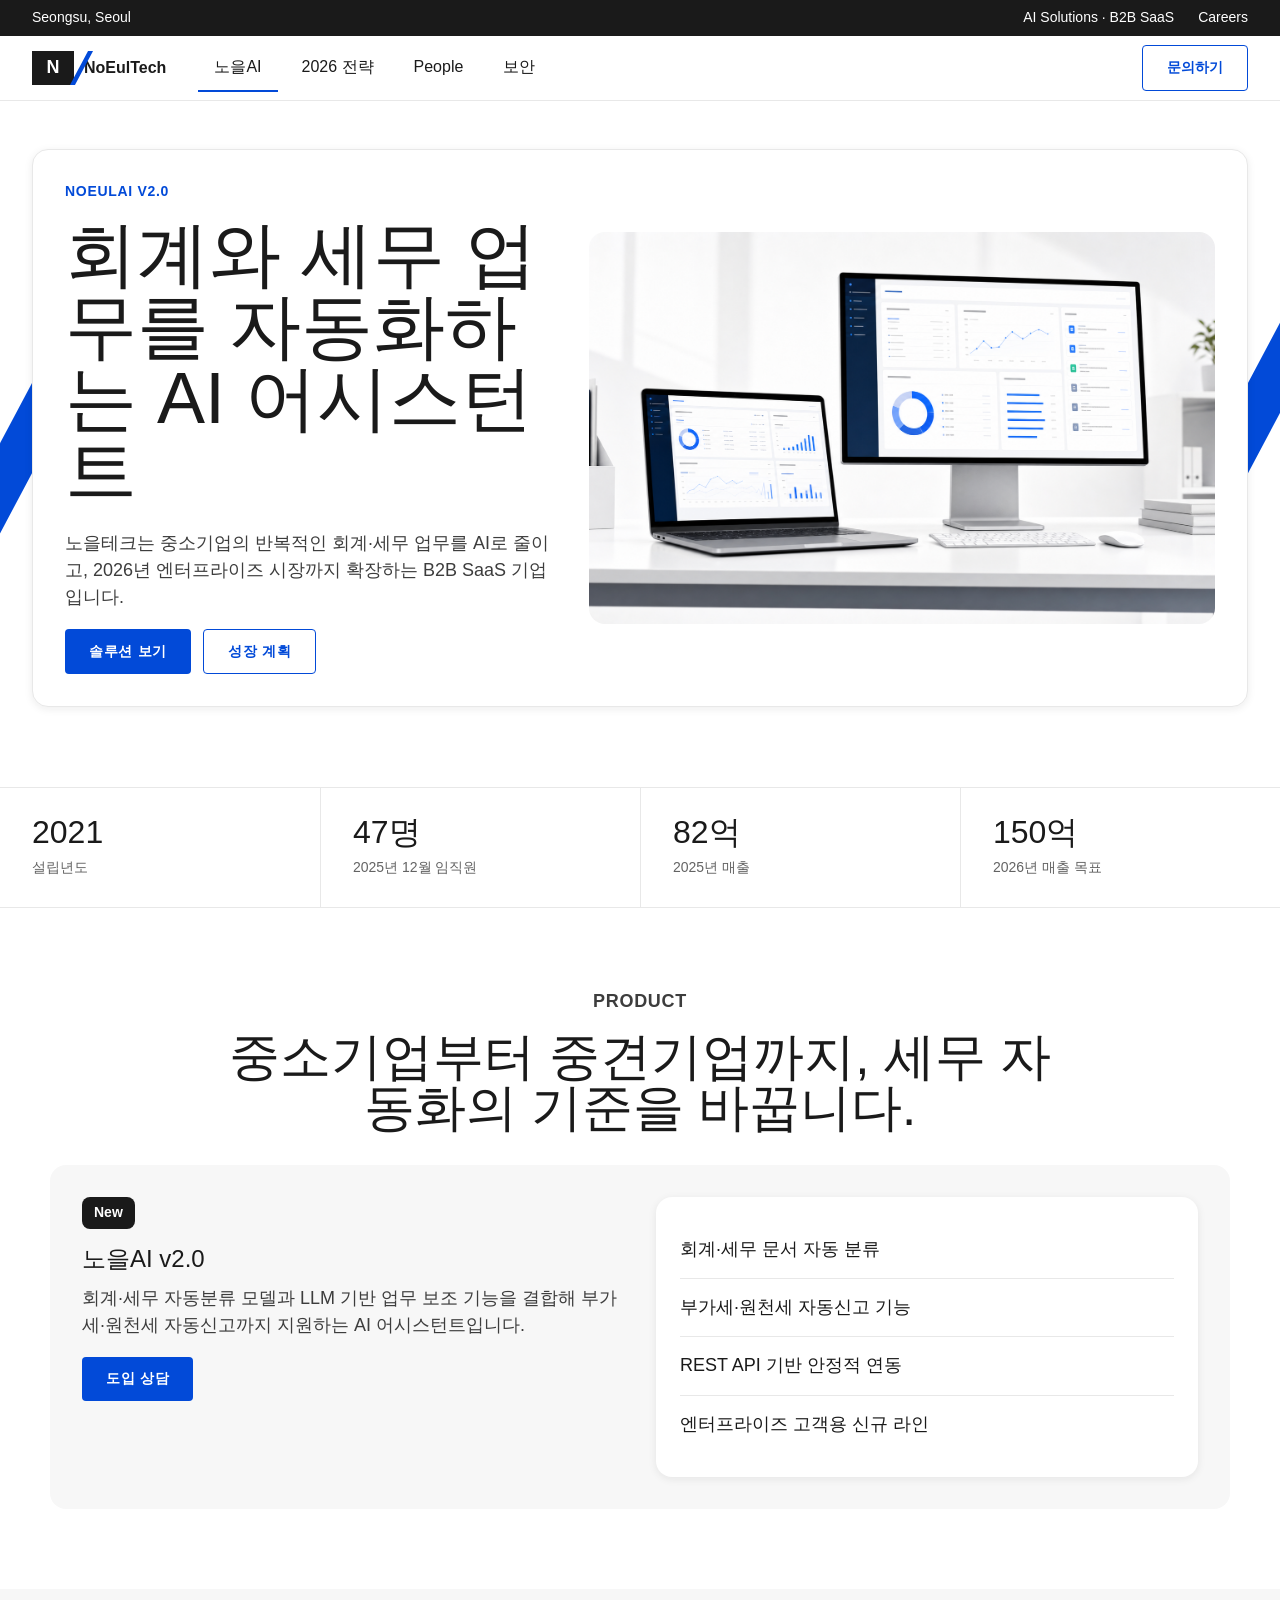
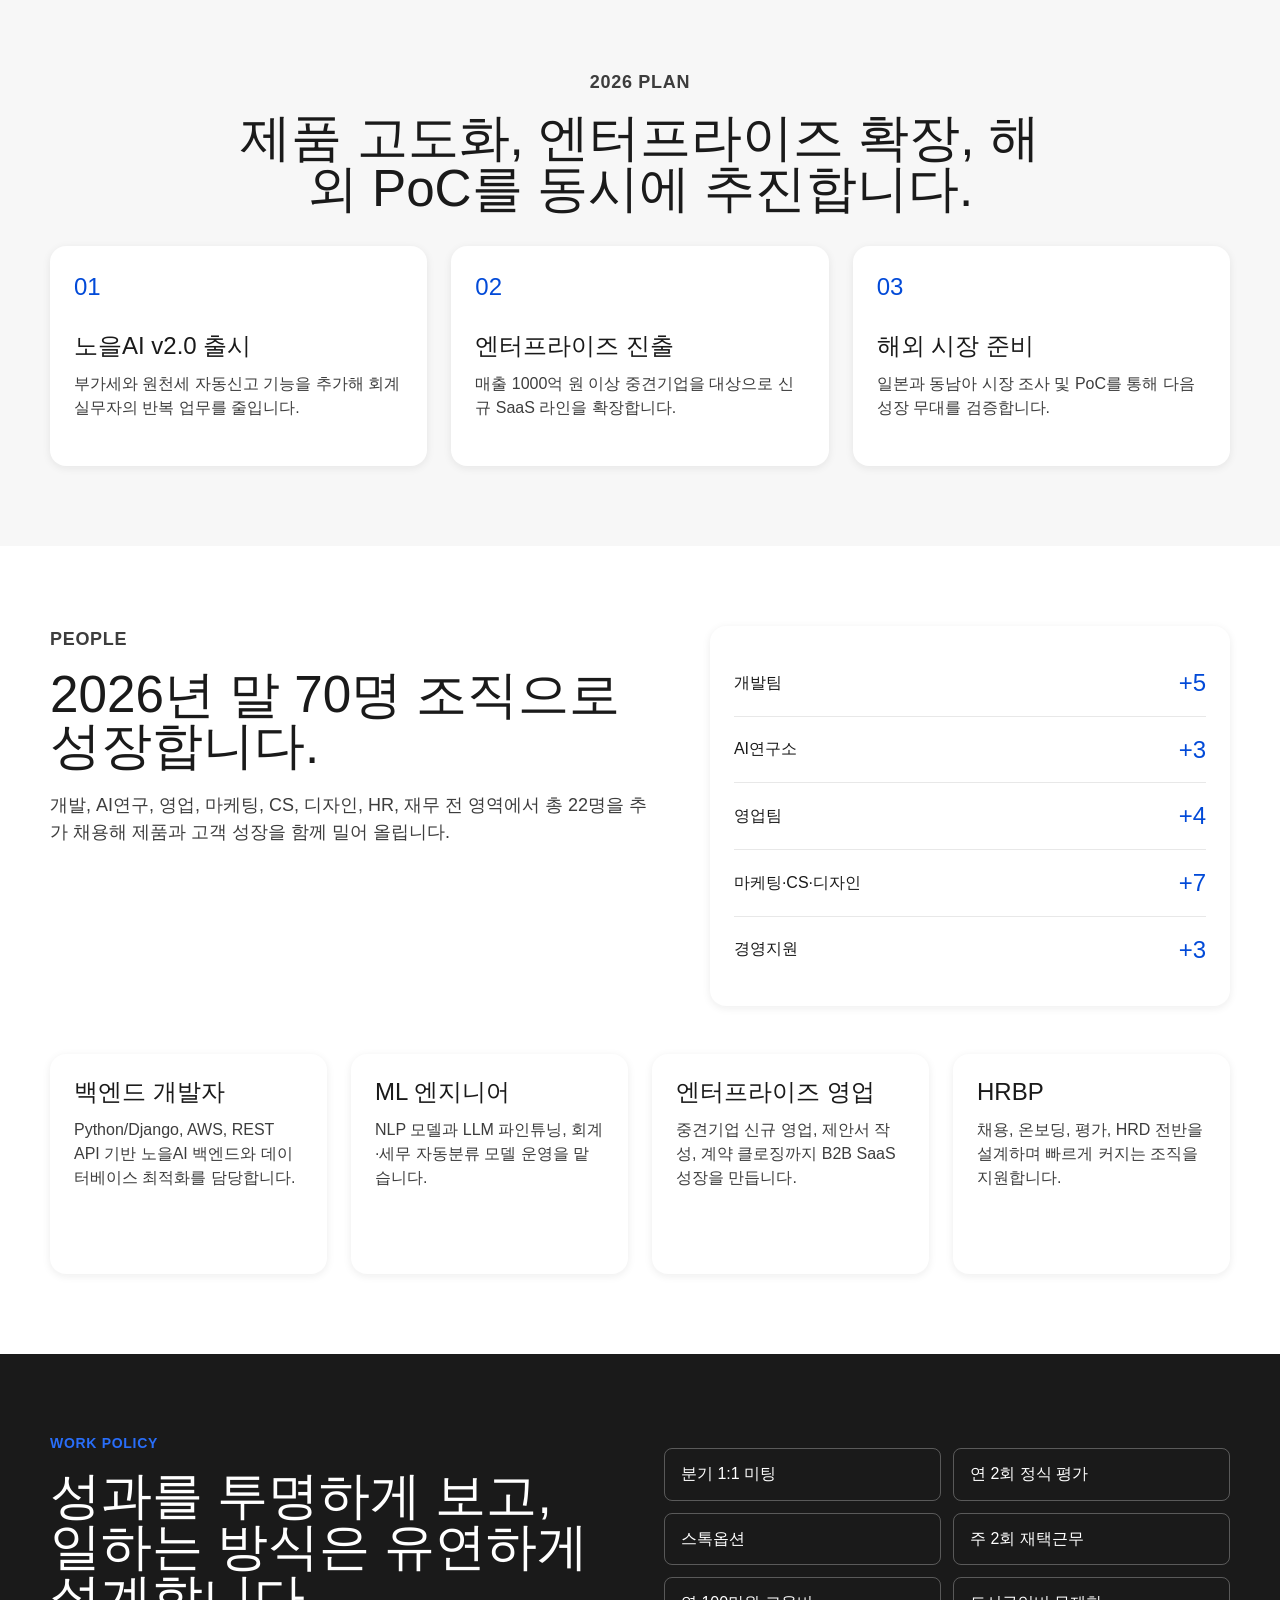
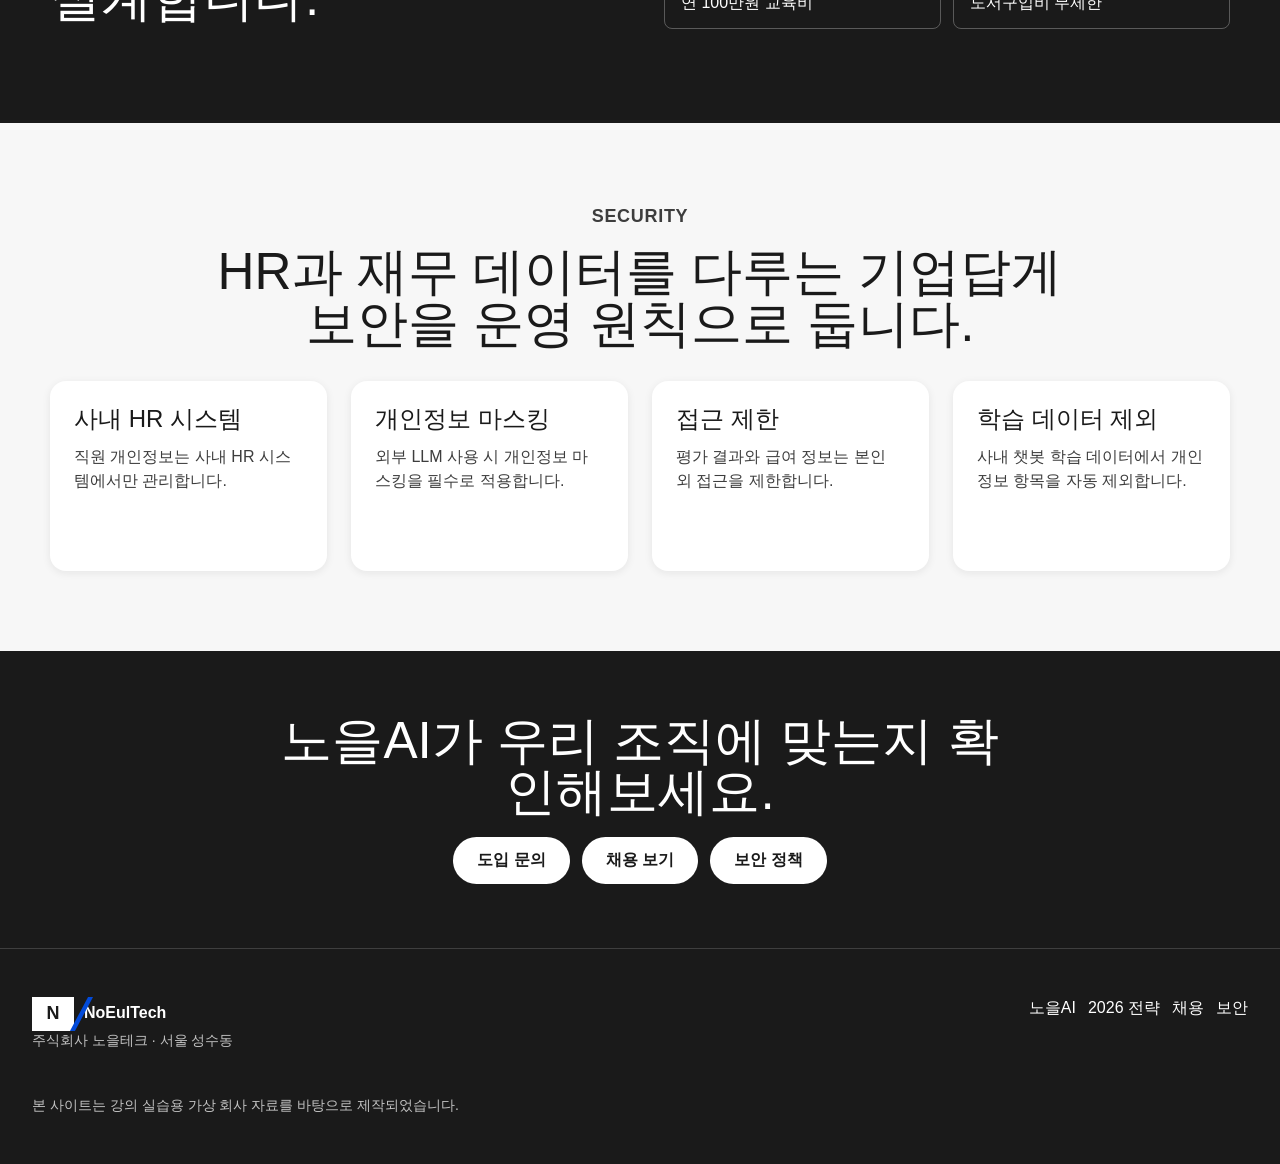
<file: index.html>
<!doctype html>
<html lang="ko">
  <head>
    <meta charset="UTF-8" />
    <meta name="viewport" content="width=device-width, initial-scale=1.0" />
    <title>노을테크 | AI 회계·세무 자동화 SaaS</title>
    <meta
      name="description"
      content="노을테크는 중소기업과 엔터프라이즈를 위한 AI 회계·세무 자동화 어시스턴트 노을AI를 만듭니다."
    />
    <link rel="stylesheet" href="./styles.css" />
  </head>
  <body>
    <header class="site-header">
      <div class="utility-strip">
        <span>Seongsu, Seoul</span>
        <span>AI Solutions · B2B SaaS</span>
        <a href="#careers">Careers</a>
      </div>

      <nav class="nav-bar" aria-label="주요 메뉴">
        <a class="brand" href="#" aria-label="노을테크 홈">
          <span class="brand-mark">N</span>
          <span>NoEulTech</span>
        </a>
        <button class="menu-button" type="button" aria-expanded="false" aria-controls="nav-menu">
          <span></span>
          <span></span>
          <span></span>
        </button>
        <div class="nav-menu" id="nav-menu">
          <a href="#product">노을AI</a>
          <a href="#strategy">2026 전략</a>
          <a href="#people">People</a>
          <a href="#security">보안</a>
        </div>
        <a class="nav-cta" href="#contact">문의하기</a>
      </nav>
    </header>

    <main>
      <section class="hero">
        <div class="chevron chevron-left" aria-hidden="true"></div>
        <div class="hero-card">
          <div class="hero-copy">
            <p class="eyebrow">NoEulAI v2.0</p>
            <h1>회계와 세무 업무를 자동화하는 AI 어시스턴트</h1>
            <p class="hero-lead">
              노을테크는 중소기업의 반복적인 회계·세무 업무를 AI로 줄이고,
              2026년 엔터프라이즈 시장까지 확장하는 B2B SaaS 기업입니다.
            </p>
            <div class="hero-actions">
              <a class="button button-primary" href="#product">솔루션 보기</a>
              <a class="button button-outline" href="#strategy">성장 계획</a>
            </div>
          </div>
          <div class="hero-media">
            <img src="./assets/noeul-ai-hero.png" alt="노을AI 회계 자동화 대시보드가 표시된 업무용 모니터와 노트북" />
          </div>
        </div>
        <div class="chevron chevron-right" aria-hidden="true"></div>
      </section>

      <section class="stats-band" aria-label="회사 주요 지표">
        <div class="stat">
          <strong>2021</strong>
          <span>설립년도</span>
        </div>
        <div class="stat">
          <strong>47명</strong>
          <span>2025년 12월 임직원</span>
        </div>
        <div class="stat">
          <strong>82억</strong>
          <span>2025년 매출</span>
        </div>
        <div class="stat">
          <strong>150억</strong>
          <span>2026년 매출 목표</span>
        </div>
      </section>

      <section class="section section-white" id="product">
        <div class="section-heading">
          <p class="eyebrow">Product</p>
          <h2>중소기업부터 중견기업까지, 세무 자동화의 기준을 바꿉니다.</h2>
        </div>
        <div class="product-feature">
          <div>
            <span class="badge">New</span>
            <h3>노을AI v2.0</h3>
            <p>
              회계·세무 자동분류 모델과 LLM 기반 업무 보조 기능을 결합해
              부가세·원천세 자동신고까지 지원하는 AI 어시스턴트입니다.
            </p>
            <a class="button button-primary" href="#contact">도입 상담</a>
          </div>
          <ul class="feature-list">
            <li>회계·세무 문서 자동 분류</li>
            <li>부가세·원천세 자동신고 기능</li>
            <li>REST API 기반 안정적 연동</li>
            <li>엔터프라이즈 고객용 신규 라인</li>
          </ul>
        </div>
      </section>

      <section class="section section-cloud" id="strategy">
        <div class="section-heading">
          <p class="eyebrow">2026 Plan</p>
          <h2>제품 고도화, 엔터프라이즈 확장, 해외 PoC를 동시에 추진합니다.</h2>
        </div>
        <div class="card-grid three">
          <article class="info-card">
            <span>01</span>
            <h3>노을AI v2.0 출시</h3>
            <p>부가세와 원천세 자동신고 기능을 추가해 회계 실무자의 반복 업무를 줄입니다.</p>
          </article>
          <article class="info-card">
            <span>02</span>
            <h3>엔터프라이즈 진출</h3>
            <p>매출 1000억 원 이상 중견기업을 대상으로 신규 SaaS 라인을 확장합니다.</p>
          </article>
          <article class="info-card">
            <span>03</span>
            <h3>해외 시장 준비</h3>
            <p>일본과 동남아 시장 조사 및 PoC를 통해 다음 성장 무대를 검증합니다.</p>
          </article>
        </div>
      </section>

      <section class="section section-white" id="people">
        <div class="split-layout">
          <div class="section-heading align-left">
            <p class="eyebrow">People</p>
            <h2>2026년 말 70명 조직으로 성장합니다.</h2>
            <p>
              개발, AI연구, 영업, 마케팅, CS, 디자인, HR, 재무 전 영역에서
              총 22명을 추가 채용해 제품과 고객 성장을 함께 밀어 올립니다.
            </p>
          </div>
          <div class="hiring-panel">
            <div class="hiring-row"><span>개발팀</span><strong>+5</strong></div>
            <div class="hiring-row"><span>AI연구소</span><strong>+3</strong></div>
            <div class="hiring-row"><span>영업팀</span><strong>+4</strong></div>
            <div class="hiring-row"><span>마케팅·CS·디자인</span><strong>+7</strong></div>
            <div class="hiring-row"><span>경영지원</span><strong>+3</strong></div>
          </div>
        </div>
        <div class="role-grid" id="careers">
          <article class="role-card">
            <h3>백엔드 개발자</h3>
            <p>Python/Django, AWS, REST API 기반 노을AI 백엔드와 데이터베이스 최적화를 담당합니다.</p>
          </article>
          <article class="role-card">
            <h3>ML 엔지니어</h3>
            <p>NLP 모델과 LLM 파인튜닝, 회계·세무 자동분류 모델 운영을 맡습니다.</p>
          </article>
          <article class="role-card">
            <h3>엔터프라이즈 영업</h3>
            <p>중견기업 신규 영업, 제안서 작성, 계약 클로징까지 B2B SaaS 성장을 만듭니다.</p>
          </article>
          <article class="role-card">
            <h3>HRBP</h3>
            <p>채용, 온보딩, 평가, HRD 전반을 설계하며 빠르게 커지는 조직을 지원합니다.</p>
          </article>
        </div>
      </section>

      <section class="dark-slab">
        <div>
          <p class="eyebrow">Work Policy</p>
          <h2>성과를 투명하게 보고, 일하는 방식은 유연하게 설계합니다.</h2>
        </div>
        <div class="policy-grid">
          <span>분기 1:1 미팅</span>
          <span>연 2회 정식 평가</span>
          <span>스톡옵션</span>
          <span>주 2회 재택근무</span>
          <span>연 100만원 교육비</span>
          <span>도서구입비 무제한</span>
        </div>
      </section>

      <section class="section section-cloud" id="security">
        <div class="section-heading">
          <p class="eyebrow">Security</p>
          <h2>HR과 재무 데이터를 다루는 기업답게 보안을 운영 원칙으로 둡니다.</h2>
        </div>
        <div class="card-grid four">
          <article class="info-card compact">
            <h3>사내 HR 시스템</h3>
            <p>직원 개인정보는 사내 HR 시스템에서만 관리합니다.</p>
          </article>
          <article class="info-card compact">
            <h3>개인정보 마스킹</h3>
            <p>외부 LLM 사용 시 개인정보 마스킹을 필수로 적용합니다.</p>
          </article>
          <article class="info-card compact">
            <h3>접근 제한</h3>
            <p>평가 결과와 급여 정보는 본인 외 접근을 제한합니다.</p>
          </article>
          <article class="info-card compact">
            <h3>학습 데이터 제외</h3>
            <p>사내 챗봇 학습 데이터에서 개인정보 항목을 자동 제외합니다.</p>
          </article>
        </div>
      </section>

      <section class="help-band" id="contact">
        <h2>노을AI가 우리 조직에 맞는지 확인해보세요.</h2>
        <div class="tab-list" aria-label="문의 유형">
          <a href="mailto:hello@noeultech.example">도입 문의</a>
          <a href="#careers">채용 보기</a>
          <a href="#security">보안 정책</a>
        </div>
      </section>
    </main>

    <footer class="footer">
      <div>
        <a class="brand footer-brand" href="#">
          <span class="brand-mark">N</span>
          <span>NoEulTech</span>
        </a>
        <p>주식회사 노을테크 · 서울 성수동</p>
      </div>
      <div class="footer-links">
        <a href="#product">노을AI</a>
        <a href="#strategy">2026 전략</a>
        <a href="#people">채용</a>
        <a href="#security">보안</a>
      </div>
      <p class="disclaimer">본 사이트는 강의 실습용 가상 회사 자료를 바탕으로 제작되었습니다.</p>
    </footer>

    <script src="./script.js"></script>
  </body>
</html>
</file>
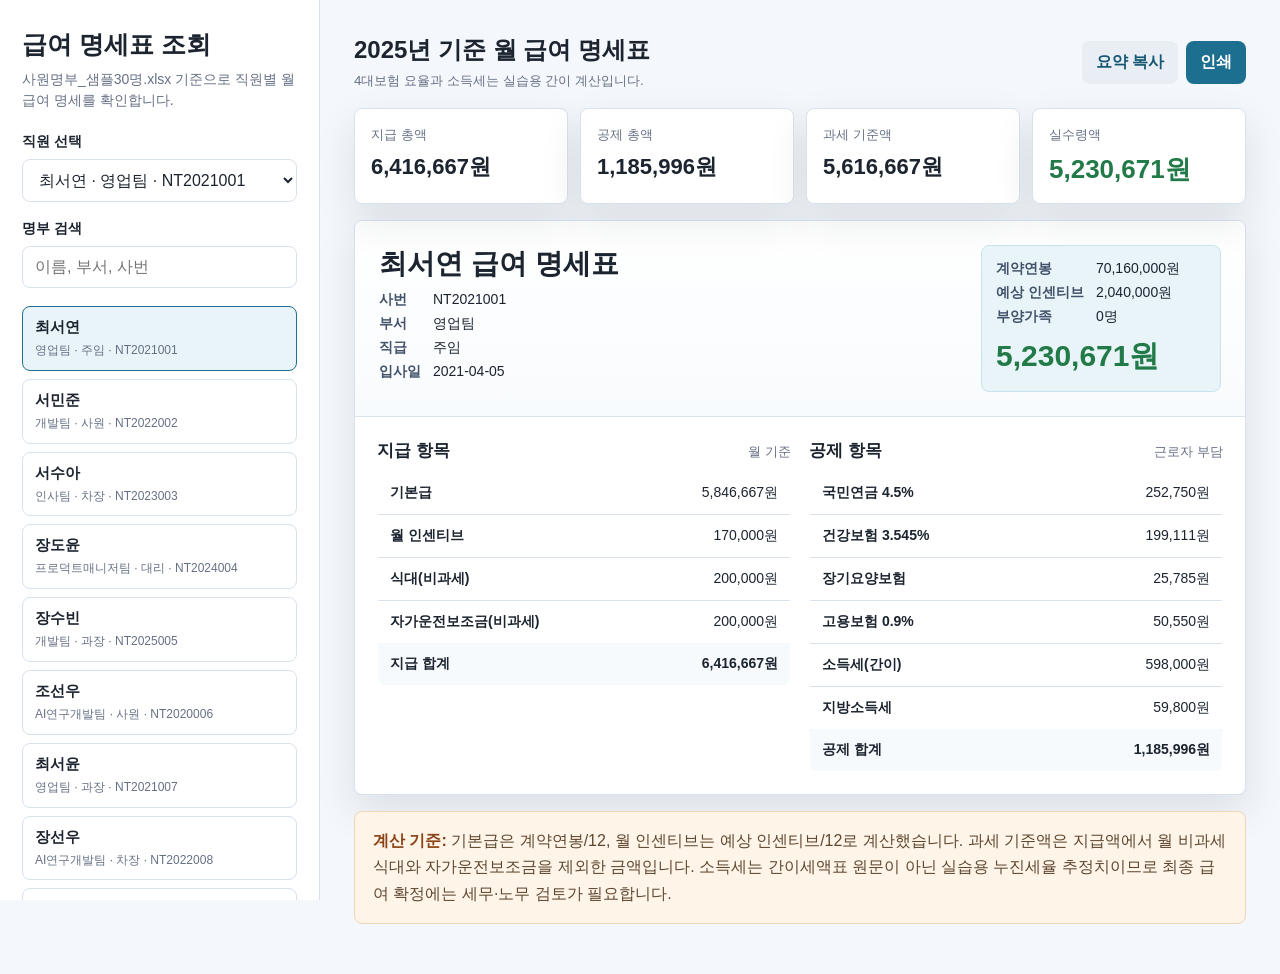
<file: 급여명세표_사이트.html>
<!doctype html>
<html lang="ko">
<head>
  <meta charset="utf-8">
  <meta name="viewport" content="width=device-width, initial-scale=1">
  <title>직원 급여 명세표</title>
  <style>
    :root {
      color-scheme: light;
      --bg: #f4f7fb;
      --panel: #ffffff;
      --ink: #1c2430;
      --muted: #667085;
      --line: #d9e1ec;
      --brand: #1d6f8f;
      --brand-dark: #155774;
      --accent: #b75d2a;
      --good: #227a48;
      --soft: #e9f4f8;
      --warn: #fff4e8;
      --shadow: 0 16px 40px rgba(23, 42, 68, 0.11);
      font-family: "Pretendard", "Apple SD Gothic Neo", "Malgun Gothic", Arial, sans-serif;
    }

    * {
      box-sizing: border-box;
    }

    body {
      margin: 0;
      min-height: 100vh;
      background: var(--bg);
      color: var(--ink);
    }

    button,
    input,
    select {
      font: inherit;
    }

    .app {
      display: grid;
      grid-template-columns: 320px minmax(0, 1fr);
      min-height: 100vh;
    }

    .sidebar {
      border-right: 1px solid var(--line);
      background: #ffffff;
      padding: 28px 22px;
      position: sticky;
      top: 0;
      height: 100vh;
      overflow: auto;
    }

    .brand {
      margin-bottom: 22px;
    }

    .brand h1 {
      margin: 0;
      font-size: 25px;
      letter-spacing: 0;
    }

    .brand p {
      margin: 8px 0 0;
      color: var(--muted);
      line-height: 1.5;
      font-size: 14px;
    }

    .control {
      display: grid;
      gap: 8px;
      margin-bottom: 18px;
    }

    .control label {
      font-weight: 700;
      font-size: 14px;
    }

    select,
    input[type="search"] {
      width: 100%;
      border: 1px solid var(--line);
      border-radius: 8px;
      background: #fff;
      padding: 11px 12px;
      color: var(--ink);
      outline: none;
    }

    select:focus,
    input[type="search"]:focus {
      border-color: var(--brand);
      box-shadow: 0 0 0 3px rgba(29, 111, 143, 0.14);
    }

    .employee-list {
      display: grid;
      gap: 8px;
      margin-top: 14px;
    }

    .employee-card {
      width: 100%;
      text-align: left;
      border: 1px solid var(--line);
      background: #fff;
      border-radius: 8px;
      padding: 11px 12px;
      cursor: pointer;
      color: var(--ink);
    }

    .employee-card:hover,
    .employee-card.active {
      border-color: var(--brand);
      background: var(--soft);
    }

    .employee-card strong {
      display: block;
      font-size: 15px;
      margin-bottom: 3px;
    }

    .employee-card span {
      color: var(--muted);
      font-size: 12px;
      line-height: 1.4;
    }

    main {
      padding: 34px;
      overflow: auto;
    }

    .toolbar {
      display: flex;
      justify-content: space-between;
      align-items: center;
      gap: 16px;
      margin-bottom: 18px;
    }

    .toolbar h2 {
      margin: 0;
      font-size: 24px;
      letter-spacing: 0;
    }

    .toolbar small {
      color: var(--muted);
      display: block;
      margin-top: 6px;
    }

    .actions {
      display: flex;
      gap: 8px;
      flex-wrap: wrap;
      justify-content: flex-end;
    }

    .button {
      border: 0;
      border-radius: 8px;
      background: var(--brand);
      color: #fff;
      font-weight: 700;
      padding: 11px 14px;
      cursor: pointer;
    }

    .button.secondary {
      background: #e8eef4;
      color: var(--brand-dark);
    }

    .summary-grid {
      display: grid;
      grid-template-columns: repeat(4, minmax(0, 1fr));
      gap: 12px;
      margin-bottom: 16px;
    }

    .metric,
    .payslip,
    .note {
      background: var(--panel);
      border: 1px solid var(--line);
      border-radius: 8px;
      box-shadow: var(--shadow);
    }

    .metric {
      padding: 16px;
      min-height: 96px;
    }

    .metric span {
      color: var(--muted);
      font-size: 13px;
    }

    .metric strong {
      display: block;
      margin-top: 8px;
      font-size: 22px;
      letter-spacing: 0;
      word-break: keep-all;
    }

    .metric.net strong {
      color: var(--good);
      font-size: 26px;
    }

    .payslip {
      overflow: hidden;
    }

    .payslip-header {
      display: flex;
      justify-content: space-between;
      gap: 16px;
      padding: 24px;
      border-bottom: 1px solid var(--line);
      background: linear-gradient(180deg, #ffffff, #f8fbfd);
    }

    .identity h3 {
      margin: 0 0 8px;
      font-size: 28px;
      letter-spacing: 0;
    }

    .identity dl,
    .totals dl {
      display: grid;
      grid-template-columns: auto 1fr;
      gap: 6px 12px;
      margin: 0;
      color: var(--muted);
      font-size: 14px;
    }

    dt {
      font-weight: 700;
      color: #42526a;
    }

    dd {
      margin: 0;
      color: var(--ink);
    }

    .totals {
      min-width: 240px;
      padding: 14px;
      border-radius: 8px;
      background: var(--soft);
      border: 1px solid #c9e3ec;
    }

    .totals .amount {
      display: block;
      margin-top: 10px;
      color: var(--good);
      font-size: 30px;
      font-weight: 800;
      letter-spacing: 0;
    }

    .tables {
      display: grid;
      grid-template-columns: 1fr 1fr;
      gap: 18px;
      padding: 22px;
    }

    .section-title {
      display: flex;
      justify-content: space-between;
      align-items: baseline;
      margin-bottom: 9px;
      gap: 12px;
    }

    .section-title h4 {
      margin: 0;
      font-size: 17px;
      letter-spacing: 0;
    }

    .section-title span {
      color: var(--muted);
      font-size: 13px;
    }

    table {
      width: 100%;
      border-collapse: collapse;
      background: #fff;
      border: 1px solid var(--line);
      border-radius: 8px;
      overflow: hidden;
    }

    th,
    td {
      border-bottom: 1px solid var(--line);
      padding: 12px;
      text-align: right;
      font-size: 14px;
      vertical-align: top;
    }

    th:first-child,
    td:first-child {
      text-align: left;
    }

    tr:last-child th,
    tr:last-child td {
      border-bottom: 0;
    }

    tfoot th,
    tfoot td {
      background: #f7fafc;
      font-weight: 800;
    }

    .note {
      margin-top: 16px;
      padding: 16px 18px;
      color: #5e4730;
      background: var(--warn);
      border-color: #f3d4b5;
      line-height: 1.65;
      box-shadow: none;
    }

    .note strong {
      color: #8a4317;
    }

    .empty {
      padding: 20px;
      color: var(--muted);
      text-align: center;
    }

    @media (max-width: 980px) {
      .app {
        grid-template-columns: 1fr;
      }

      .sidebar {
        position: static;
        height: auto;
      }

      main {
        padding: 22px;
      }

      .summary-grid,
      .tables {
        grid-template-columns: 1fr 1fr;
      }
    }

    @media (max-width: 700px) {
      .toolbar,
      .payslip-header {
        display: grid;
      }

      .summary-grid,
      .tables {
        grid-template-columns: 1fr;
      }

      .actions {
        justify-content: stretch;
      }

      .button {
        flex: 1;
      }

      .totals {
        min-width: 0;
      }

      th,
      td {
        padding: 10px;
      }
    }

    @media print {
      body {
        background: #fff;
      }

      .app {
        display: block;
      }

      .sidebar,
      .toolbar .actions,
      .note {
        display: none;
      }

      main {
        padding: 0;
      }

      .metric,
      .payslip {
        box-shadow: none;
      }
    }
  </style>
</head>
<body>
  <div class="app">
    <aside class="sidebar">
      <div class="brand">
        <h1>급여 명세표 조회</h1>
        <p>사원명부_샘플30명.xlsx 기준으로 직원별 월 급여 명세를 확인합니다.</p>
      </div>

      <div class="control">
        <label for="employeeSelect">직원 선택</label>
        <select id="employeeSelect" aria-label="직원 선택"></select>
      </div>

      <div class="control">
        <label for="searchInput">명부 검색</label>
        <input id="searchInput" type="search" placeholder="이름, 부서, 사번">
      </div>

      <div id="employeeList" class="employee-list" aria-label="직원 명부"></div>
    </aside>

    <main>
      <div class="toolbar">
        <div>
          <h2>2025년 기준 월 급여 명세표</h2>
          <small>4대보험 요율과 소득세는 실습용 간이 계산입니다.</small>
        </div>
        <div class="actions">
          <button class="button secondary" type="button" id="copySummary">요약 복사</button>
          <button class="button" type="button" id="printSlip">인쇄</button>
        </div>
      </div>

      <section class="summary-grid" aria-label="급여 요약">
        <div class="metric">
          <span>지급 총액</span>
          <strong id="grossPay">0원</strong>
        </div>
        <div class="metric">
          <span>공제 총액</span>
          <strong id="deductionTotal">0원</strong>
        </div>
        <div class="metric">
          <span>과세 기준액</span>
          <strong id="taxableIncome">0원</strong>
        </div>
        <div class="metric net">
          <span>실수령액</span>
          <strong id="netPay">0원</strong>
        </div>
      </section>

      <section class="payslip" aria-label="급여 명세표">
        <div class="payslip-header">
          <div class="identity">
            <h3 id="employeeName">직원명</h3>
            <dl>
              <dt>사번</dt><dd id="employeeId"></dd>
              <dt>부서</dt><dd id="department"></dd>
              <dt>직급</dt><dd id="position"></dd>
              <dt>입사일</dt><dd id="hireDate"></dd>
            </dl>
          </div>
          <div class="totals">
            <dl>
              <dt>계약연봉</dt><dd id="annualSalary"></dd>
              <dt>예상 인센티브</dt><dd id="annualIncentive"></dd>
              <dt>부양가족</dt><dd id="dependents"></dd>
            </dl>
            <span class="amount" id="headerNetPay">0원</span>
          </div>
        </div>

        <div class="tables">
          <div>
            <div class="section-title">
              <h4>지급 항목</h4>
              <span>월 기준</span>
            </div>
            <table>
              <tbody id="earningRows"></tbody>
              <tfoot>
                <tr>
                  <th>지급 합계</th>
                  <td id="earningTotal">0원</td>
                </tr>
              </tfoot>
            </table>
          </div>

          <div>
            <div class="section-title">
              <h4>공제 항목</h4>
              <span>근로자 부담</span>
            </div>
            <table>
              <tbody id="deductionRows"></tbody>
              <tfoot>
                <tr>
                  <th>공제 합계</th>
                  <td id="deductionTableTotal">0원</td>
                </tr>
              </tfoot>
            </table>
          </div>
        </div>
      </section>

      <p class="note">
        <strong>계산 기준:</strong> 기본급은 계약연봉/12, 월 인센티브는 예상 인센티브/12로 계산했습니다.
        과세 기준액은 지급액에서 월 비과세 식대와 자가운전보조금을 제외한 금액입니다.
        소득세는 간이세액표 원문이 아닌 실습용 누진세율 추정치이므로 최종 급여 확정에는 세무·노무 검토가 필요합니다.
      </p>
    </main>
  </div>

  <script>
    const employees = [
      { employeeId: "NT2021001", name: "최서연", department: "영업팀", position: "주임", hireDate: "2021-04-05", annualSalary: 70160000, incentive: 2040000, mealAllowance: 200000, carAllowance: 200000, dependents: 0 },
      { employeeId: "NT2022002", name: "서민준", department: "개발팀", position: "사원", hireDate: "2022-04-08", annualSalary: 65690000, incentive: 7160000, mealAllowance: 200000, carAllowance: 0, dependents: 1 },
      { employeeId: "NT2023003", name: "서수아", department: "인사팀", position: "차장", hireDate: "2023-05-26", annualSalary: 40260000, incentive: 2630000, mealAllowance: 200000, carAllowance: 200000, dependents: 2 },
      { employeeId: "NT2024004", name: "장도윤", department: "프로덕트매니저팀", position: "대리", hireDate: "2024-02-03", annualSalary: 60560000, incentive: 1990000, mealAllowance: 200000, carAllowance: 0, dependents: 2 },
      { employeeId: "NT2025005", name: "장수빈", department: "개발팀", position: "과장", hireDate: "2025-09-04", annualSalary: 60500000, incentive: 1800000, mealAllowance: 200000, carAllowance: 200000, dependents: 2 },
      { employeeId: "NT2020006", name: "조선우", department: "AI연구개발팀", position: "사원", hireDate: "2020-11-08", annualSalary: 86660000, incentive: 3960000, mealAllowance: 200000, carAllowance: 200000, dependents: 1 },
      { employeeId: "NT2021007", name: "최서윤", department: "영업팀", position: "과장", hireDate: "2021-11-27", annualSalary: 54940000, incentive: 2660000, mealAllowance: 200000, carAllowance: 0, dependents: 1 },
      { employeeId: "NT2022008", name: "장선우", department: "AI연구개발팀", position: "차장", hireDate: "2022-11-06", annualSalary: 76870000, incentive: 3500000, mealAllowance: 200000, carAllowance: 0, dependents: 3 },
      { employeeId: "NT2023009", name: "장유나", department: "재무팀", position: "주임", hireDate: "2023-11-11", annualSalary: 44290000, incentive: 3340000, mealAllowance: 200000, carAllowance: 200000, dependents: 2 },
      { employeeId: "NT2024010", name: "신시우", department: "AI연구개발팀", position: "주임", hireDate: "2024-10-23", annualSalary: 67880000, incentive: 3170000, mealAllowance: 200000, carAllowance: 200000, dependents: 3 },
      { employeeId: "NT2025011", name: "권지우", department: "영업팀", position: "주임", hireDate: "2025-04-24", annualSalary: 62990000, incentive: 6510000, mealAllowance: 200000, carAllowance: 0, dependents: 3 },
      { employeeId: "NT2020012", name: "신지호", department: "프로덕트매니저팀", position: "주임", hireDate: "2020-09-16", annualSalary: 48720000, incentive: 1480000, mealAllowance: 200000, carAllowance: 200000, dependents: 1 },
      { employeeId: "NT2021013", name: "강수빈", department: "CS팀", position: "차장", hireDate: "2021-02-13", annualSalary: 42810000, incentive: 7100000, mealAllowance: 200000, carAllowance: 200000, dependents: 2 },
      { employeeId: "NT2022014", name: "김건우", department: "AI연구개발팀", position: "차장", hireDate: "2022-05-25", annualSalary: 81250000, incentive: 4480000, mealAllowance: 200000, carAllowance: 0, dependents: 3 },
      { employeeId: "NT2023015", name: "강지민", department: "개발팀", position: "대리", hireDate: "2023-09-25", annualSalary: 52310000, incentive: 6190000, mealAllowance: 200000, carAllowance: 200000, dependents: 2 },
      { employeeId: "NT2024016", name: "조도윤", department: "마케팅팀", position: "주임", hireDate: "2024-09-25", annualSalary: 59720000, incentive: 1000000, mealAllowance: 200000, carAllowance: 200000, dependents: 3 },
      { employeeId: "NT2025017", name: "김지유", department: "마케팅팀", position: "대리", hireDate: "2025-04-02", annualSalary: 47860000, incentive: 6800000, mealAllowance: 200000, carAllowance: 200000, dependents: 0 },
      { employeeId: "NT2020018", name: "황성민", department: "AI연구개발팀", position: "차장", hireDate: "2020-03-05", annualSalary: 82020000, incentive: 5860000, mealAllowance: 200000, carAllowance: 200000, dependents: 1 },
      { employeeId: "NT2021019", name: "장예린", department: "총무팀", position: "과장", hireDate: "2021-04-18", annualSalary: 50460000, incentive: 3050000, mealAllowance: 200000, carAllowance: 200000, dependents: 3 },
      { employeeId: "NT2022020", name: "오우진", department: "재무팀", position: "과장", hireDate: "2022-02-08", annualSalary: 51200000, incentive: 1650000, mealAllowance: 200000, carAllowance: 0, dependents: 1 },
      { employeeId: "NT2023021", name: "윤서연", department: "AI연구개발팀", position: "사원", hireDate: "2023-04-03", annualSalary: 56280000, incentive: 4380000, mealAllowance: 200000, carAllowance: 0, dependents: 1 },
      { employeeId: "NT2024022", name: "장건우", department: "인사팀", position: "주임", hireDate: "2024-09-05", annualSalary: 63380000, incentive: 6900000, mealAllowance: 200000, carAllowance: 0, dependents: 3 },
      { employeeId: "NT2025023", name: "서수아", department: "AI연구개발팀", position: "사원", hireDate: "2025-11-14", annualSalary: 69510000, incentive: 5330000, mealAllowance: 200000, carAllowance: 0, dependents: 0 },
      { employeeId: "NT2020024", name: "최민준", department: "CS팀", position: "대리", hireDate: "2020-02-08", annualSalary: 38920000, incentive: 2940000, mealAllowance: 200000, carAllowance: 200000, dependents: 1 },
      { employeeId: "NT2021025", name: "서지우", department: "영업팀", position: "과장", hireDate: "2021-04-28", annualSalary: 43080000, incentive: 5530000, mealAllowance: 200000, carAllowance: 200000, dependents: 0 },
      { employeeId: "NT2022026", name: "이건우", department: "재무팀", position: "사원", hireDate: "2022-02-25", annualSalary: 51680000, incentive: 2700000, mealAllowance: 200000, carAllowance: 0, dependents: 3 },
      { employeeId: "NT2023027", name: "조채원", department: "CS팀", position: "사원", hireDate: "2023-03-13", annualSalary: 35040000, incentive: 4990000, mealAllowance: 200000, carAllowance: 0, dependents: 3 },
      { employeeId: "NT2024028", name: "임준우", department: "재무팀", position: "과장", hireDate: "2024-03-07", annualSalary: 54150000, incentive: 3220000, mealAllowance: 200000, carAllowance: 200000, dependents: 0 },
      { employeeId: "NT2025029", name: "한서연", department: "개발팀", position: "차장", hireDate: "2025-08-17", annualSalary: 66750000, incentive: 2610000, mealAllowance: 200000, carAllowance: 0, dependents: 0 },
      { employeeId: "NT2020030", name: "강서준", department: "총무팀", position: "사원", hireDate: "2020-11-28", annualSalary: 39810000, incentive: 5130000, mealAllowance: 200000, carAllowance: 0, dependents: 1 }
    ];

    const rates = {
      pension: 0.045,
      health: 0.03545,
      longTermCare: 0.1295,
      employment: 0.009,
      pensionMin: 370000,
      pensionMax: 5900000
    };

    const $ = (id) => document.getElementById(id);
    const money = (value) => `${Math.round(value).toLocaleString("ko-KR")}원`;
    const month = new Intl.DateTimeFormat("ko-KR", { year: "numeric", month: "long" }).format(new Date());

    function calculate(employee) {
      const baseSalary = employee.annualSalary / 12;
      const monthlyIncentive = employee.incentive / 12;
      const mealNonTax = Math.min(employee.mealAllowance, 200000);
      const carNonTax = Math.min(employee.carAllowance, 200000);
      const nonTaxTotal = mealNonTax + carNonTax;
      const grossPay = baseSalary + monthlyIncentive + nonTaxTotal;
      const taxableIncome = Math.max(baseSalary + monthlyIncentive - nonTaxTotal, 0);
      const pensionBase = Math.min(Math.max(taxableIncome, rates.pensionMin), rates.pensionMax);
      const pension = pensionBase * rates.pension;
      const health = taxableIncome * rates.health;
      const longTermCare = health * rates.longTermCare;
      const employment = taxableIncome * rates.employment;
      const incomeTax = estimateIncomeTax(taxableIncome, employee.dependents);
      const localTax = incomeTax * 0.1;
      const deductionTotal = pension + health + longTermCare + employment + incomeTax + localTax;
      const netPay = grossPay - deductionTotal;

      return {
        baseSalary,
        monthlyIncentive,
        mealNonTax,
        carNonTax,
        nonTaxTotal,
        grossPay,
        taxableIncome,
        pension,
        health,
        longTermCare,
        employment,
        incomeTax,
        localTax,
        deductionTotal,
        netPay
      };
    }

    function estimateIncomeTax(monthlyTaxableIncome, dependents) {
      const annualIncome = monthlyTaxableIncome * 12;
      const earnedIncomeDeduction = Math.min(annualIncome * 0.25, 12000000);
      const personalDeduction = (1 + dependents) * 1500000;
      const taxBase = Math.max(annualIncome - earnedIncomeDeduction - personalDeduction, 0);
      const annualTax = progressiveTax(taxBase);
      return annualTax / 12;
    }

    function progressiveTax(taxBase) {
      if (taxBase <= 14000000) return taxBase * 0.06;
      if (taxBase <= 50000000) return taxBase * 0.15 - 1260000;
      if (taxBase <= 88000000) return taxBase * 0.24 - 5760000;
      if (taxBase <= 150000000) return taxBase * 0.35 - 15440000;
      if (taxBase <= 300000000) return taxBase * 0.38 - 19940000;
      if (taxBase <= 500000000) return taxBase * 0.40 - 25940000;
      if (taxBase <= 1000000000) return taxBase * 0.42 - 35940000;
      return taxBase * 0.45 - 65940000;
    }

    function renderOptions() {
      $("employeeSelect").innerHTML = employees
        .map((employee) => `<option value="${employee.employeeId}">${employee.name} · ${employee.department} · ${employee.employeeId}</option>`)
        .join("");
    }

    function renderEmployeeList(filterText = "") {
      const normalized = filterText.trim().toLowerCase();
      const visibleEmployees = employees.filter((employee) => {
        const haystack = `${employee.employeeId} ${employee.name} ${employee.department} ${employee.position}`.toLowerCase();
        return haystack.includes(normalized);
      });

      if (visibleEmployees.length === 0) {
        $("employeeList").innerHTML = '<div class="empty">검색 결과가 없습니다.</div>';
        return;
      }

      $("employeeList").innerHTML = visibleEmployees.map((employee) => `
        <button class="employee-card" type="button" data-employee-id="${employee.employeeId}">
          <strong>${employee.name}</strong>
          <span>${employee.department} · ${employee.position} · ${employee.employeeId}</span>
        </button>
      `).join("");

      document.querySelectorAll(".employee-card").forEach((button) => {
        button.addEventListener("click", () => {
          setSelectedEmployee(button.dataset.employeeId);
        });
      });

      updateActiveCard($("employeeSelect").value);
    }

    function setSelectedEmployee(employeeId) {
      $("employeeSelect").value = employeeId;
      renderPayslip(employeeId);
      updateActiveCard(employeeId);
    }

    function updateActiveCard(employeeId) {
      document.querySelectorAll(".employee-card").forEach((button) => {
        button.classList.toggle("active", button.dataset.employeeId === employeeId);
      });
    }

    function renderPayslip(employeeId) {
      const employee = employees.find((item) => item.employeeId === employeeId) || employees[0];
      const result = calculate(employee);
      const earnings = [
        ["기본급", result.baseSalary],
        ["월 인센티브", result.monthlyIncentive],
        ["식대(비과세)", result.mealNonTax],
        ["자가운전보조금(비과세)", result.carNonTax]
      ];
      const deductions = [
        ["국민연금 4.5%", result.pension],
        ["건강보험 3.545%", result.health],
        ["장기요양보험", result.longTermCare],
        ["고용보험 0.9%", result.employment],
        ["소득세(간이)", result.incomeTax],
        ["지방소득세", result.localTax]
      ];

      $("employeeName").textContent = `${employee.name} 급여 명세표`;
      $("employeeId").textContent = employee.employeeId;
      $("department").textContent = employee.department;
      $("position").textContent = employee.position;
      $("hireDate").textContent = employee.hireDate;
      $("annualSalary").textContent = money(employee.annualSalary);
      $("annualIncentive").textContent = money(employee.incentive);
      $("dependents").textContent = `${employee.dependents}명`;
      $("grossPay").textContent = money(result.grossPay);
      $("deductionTotal").textContent = money(result.deductionTotal);
      $("taxableIncome").textContent = money(result.taxableIncome);
      $("netPay").textContent = money(result.netPay);
      $("headerNetPay").textContent = money(result.netPay);
      $("earningTotal").textContent = money(result.grossPay);
      $("deductionTableTotal").textContent = money(result.deductionTotal);

      $("earningRows").innerHTML = earnings.map(([label, value]) => `
        <tr>
          <th>${label}</th>
          <td>${money(value)}</td>
        </tr>
      `).join("");

      $("deductionRows").innerHTML = deductions.map(([label, value]) => `
        <tr>
          <th>${label}</th>
          <td>${money(value)}</td>
        </tr>
      `).join("");
    }

    function copyCurrentSummary() {
      const employee = employees.find((item) => item.employeeId === $("employeeSelect").value);
      const result = calculate(employee);
      const text = [
        `[${month} 급여명세]`,
        `직원: ${employee.name} (${employee.employeeId})`,
        `부서/직급: ${employee.department} / ${employee.position}`,
        `지급총액: ${money(result.grossPay)}`,
        `공제총액: ${money(result.deductionTotal)}`,
        `실수령액: ${money(result.netPay)}`
      ].join("\n");

      copyText(text).then(() => {
        $("copySummary").textContent = "복사 완료";
        setTimeout(() => {
          $("copySummary").textContent = "요약 복사";
        }, 1200);
      });
    }

    async function copyText(text) {
      if (navigator.clipboard && window.isSecureContext) {
        await navigator.clipboard.writeText(text);
        return;
      }

      const textarea = document.createElement("textarea");
      textarea.value = text;
      textarea.setAttribute("readonly", "");
      textarea.style.position = "fixed";
      textarea.style.left = "-9999px";
      document.body.appendChild(textarea);
      textarea.select();
      document.execCommand("copy");
      textarea.remove();
    }

    renderOptions();
    renderEmployeeList();
    renderPayslip(employees[0].employeeId);

    $("employeeSelect").addEventListener("change", (event) => {
      setSelectedEmployee(event.target.value);
    });

    $("searchInput").addEventListener("input", (event) => {
      renderEmployeeList(event.target.value);
    });

    $("printSlip").addEventListener("click", () => window.print());
    $("copySummary").addEventListener("click", copyCurrentSummary);
  </script>
</body>
</html>
</file>
<file: styles.css>
:root {
  --primary: #024ad8;
  --primary-bright: #296ef9;
  --primary-deep: #0e3191;
  --canvas: #ffffff;
  --cloud: #f7f7f7;
  --fog: #e8e8e8;
  --steel: #c2c2c2;
  --ink: #1a1a1a;
  --on-ink: #ffffff;
  --charcoal: #3d3d3d;
  --graphite: #636363;
  --hairline: #e8e8e8;
  --shadow-soft: 0 2px 8px rgba(26, 26, 26, 0.08);
}

* {
  box-sizing: border-box;
}

html {
  scroll-behavior: smooth;
}

body {
  margin: 0;
  background: var(--canvas);
  color: var(--ink);
  font-family: Inter, Manrope, Arial, sans-serif;
  line-height: 1.4;
}

a {
  color: inherit;
  text-decoration: none;
}

img {
  display: block;
  max-width: 100%;
}

.site-header {
  background: var(--canvas);
  border-bottom: 1px solid var(--hairline);
  position: sticky;
  top: 0;
  z-index: 20;
}

.utility-strip {
  align-items: center;
  background: var(--ink);
  color: var(--on-ink);
  display: flex;
  font-size: 14px;
  gap: 24px;
  height: 36px;
  justify-content: flex-end;
  padding: 0 32px;
}

.utility-strip span:first-child {
  margin-right: auto;
}

.nav-bar {
  align-items: center;
  display: flex;
  gap: 32px;
  height: 64px;
  margin: 0 auto;
  max-width: 1366px;
  padding: 0 32px;
}

.brand {
  align-items: center;
  display: inline-flex;
  font-weight: 700;
  gap: 10px;
}

.brand-mark {
  align-items: center;
  background: var(--ink);
  color: var(--on-ink);
  display: inline-flex;
  font-size: 18px;
  font-weight: 700;
  height: 34px;
  justify-content: center;
  position: relative;
  width: 42px;
}

.brand-mark::after {
  background: var(--primary);
  content: "";
  height: 34px;
  position: absolute;
  right: -10px;
  transform: skewX(-28deg);
  width: 5px;
}

.nav-menu {
  display: flex;
  gap: 8px;
}

.nav-menu a {
  font-size: 16px;
  min-height: 44px;
  padding: 12px 16px;
}

.nav-menu a:first-child {
  border-bottom: 2px solid var(--primary);
}

.nav-cta {
  border: 1px solid var(--primary);
  border-radius: 4px;
  color: var(--primary);
  font-size: 14px;
  font-weight: 700;
  margin-left: auto;
  min-height: 44px;
  padding: 12px 24px;
  text-transform: uppercase;
}

.menu-button {
  background: transparent;
  border: 0;
  display: none;
  height: 44px;
  margin-left: auto;
  padding: 10px;
  width: 44px;
}

.menu-button span {
  background: var(--ink);
  display: block;
  height: 2px;
  margin: 5px 0;
}

.hero {
  margin: 48px auto 80px;
  max-width: 1366px;
  padding: 0 32px;
  position: relative;
}

.hero-card {
  align-items: center;
  background: var(--canvas);
  border: 1px solid var(--hairline);
  border-radius: 16px;
  box-shadow: var(--shadow-soft);
  display: grid;
  gap: 32px;
  grid-template-columns: 0.88fr 1.12fr;
  overflow: hidden;
  padding: 32px;
  position: relative;
  z-index: 1;
}

.chevron {
  background: var(--primary);
  height: calc(100% - 56px);
  position: absolute;
  top: 28px;
  transform: skewX(-28deg);
  width: 48px;
}

.chevron-left {
  left: 8px;
}

.chevron-right {
  right: 8px;
}

.eyebrow {
  color: var(--primary);
  font-size: 14px;
  font-weight: 700;
  letter-spacing: 0.7px;
  margin: 0 0 16px;
  text-transform: uppercase;
}

h1,
h2,
h3,
p {
  margin-top: 0;
}

h1 {
  font-size: clamp(42px, 6vw, 72px);
  font-weight: 500;
  letter-spacing: 0;
  line-height: 1;
  margin-bottom: 24px;
}

h2 {
  font-size: clamp(32px, 4vw, 56px);
  font-weight: 500;
  letter-spacing: 0;
  line-height: 1;
  margin-bottom: 20px;
}

h3 {
  font-size: 24px;
  font-weight: 500;
  line-height: 1.17;
  margin-bottom: 12px;
}

.hero-lead,
.section-heading p,
.product-feature p {
  color: var(--charcoal);
  font-size: 18px;
  line-height: 1.5;
}

.hero-actions {
  display: flex;
  flex-wrap: wrap;
  gap: 12px;
}

.button {
  align-items: center;
  border-radius: 4px;
  display: inline-flex;
  font-size: 14px;
  font-weight: 700;
  justify-content: center;
  letter-spacing: 0.7px;
  min-height: 44px;
  padding: 12px 24px;
  text-transform: uppercase;
}

.button-primary {
  background: var(--primary);
  color: var(--on-ink);
}

.button-outline {
  background: var(--canvas);
  border: 1px solid var(--primary);
  color: var(--primary);
}

.hero-media {
  background: var(--cloud);
  border-radius: 16px;
  overflow: hidden;
}

.hero-media img {
  aspect-ratio: 16 / 10;
  object-fit: cover;
}

.stats-band {
  border-bottom: 1px solid var(--hairline);
  border-top: 1px solid var(--hairline);
  display: grid;
  grid-template-columns: repeat(4, 1fr);
  margin: 0 auto;
  max-width: 1366px;
}

.stat {
  padding: 28px 32px;
}

.stat + .stat {
  border-left: 1px solid var(--hairline);
}

.stat strong {
  display: block;
  font-size: 32px;
  font-weight: 500;
  line-height: 1;
  margin-bottom: 8px;
}

.stat span {
  color: var(--graphite);
  font-size: 14px;
}

.section {
  padding: 80px 32px;
}

.section-white {
  background: var(--canvas);
}

.section-cloud {
  background: var(--cloud);
}

.section-heading {
  margin: 0 auto 32px;
  max-width: 850px;
  text-align: center;
}

.section-heading.align-left {
  margin: 0;
  text-align: left;
}

.product-feature,
.split-layout,
.card-grid,
.role-grid {
  margin: 0 auto;
  max-width: 1180px;
}

.product-feature {
  align-items: stretch;
  background: var(--cloud);
  border-radius: 16px;
  display: grid;
  gap: 32px;
  grid-template-columns: 1fr 1fr;
  padding: 32px;
}

.badge {
  background: var(--ink);
  border-radius: 8px;
  color: var(--on-ink);
  display: inline-block;
  font-size: 14px;
  font-weight: 700;
  margin-bottom: 16px;
  padding: 6px 12px;
}

.feature-list {
  background: var(--canvas);
  border-radius: 16px;
  box-shadow: var(--shadow-soft);
  list-style: none;
  margin: 0;
  padding: 24px;
}

.feature-list li {
  border-bottom: 1px solid var(--hairline);
  font-size: 18px;
  padding: 16px 0;
}

.feature-list li:last-child {
  border-bottom: 0;
}

.card-grid {
  display: grid;
  gap: 24px;
}

.card-grid.three {
  grid-template-columns: repeat(3, 1fr);
}

.card-grid.four {
  grid-template-columns: repeat(4, 1fr);
}

.info-card,
.role-card {
  background: var(--canvas);
  border-radius: 16px;
  box-shadow: var(--shadow-soft);
  min-height: 220px;
  padding: 24px;
}

.info-card span {
  color: var(--primary);
  display: block;
  font-size: 24px;
  font-weight: 500;
  margin-bottom: 28px;
}

.info-card p,
.role-card p {
  color: var(--charcoal);
  font-size: 16px;
  line-height: 1.5;
}

.info-card.compact {
  min-height: 190px;
}

.split-layout {
  align-items: start;
  display: grid;
  gap: 48px;
  grid-template-columns: 1fr 0.85fr;
}

.hiring-panel {
  background: var(--canvas);
  border-radius: 16px;
  box-shadow: var(--shadow-soft);
  padding: 24px;
}

.hiring-row {
  align-items: center;
  border-bottom: 1px solid var(--hairline);
  display: flex;
  justify-content: space-between;
  padding: 16px 0;
}

.hiring-row:last-child {
  border-bottom: 0;
}

.hiring-row strong {
  color: var(--primary);
  font-size: 24px;
  font-weight: 500;
}

.role-grid {
  display: grid;
  gap: 24px;
  grid-template-columns: repeat(4, 1fr);
  margin-top: 48px;
}

.dark-slab {
  align-items: center;
  background: var(--ink);
  color: var(--on-ink);
  display: grid;
  gap: 48px;
  grid-template-columns: 1fr 1fr;
  padding: 80px max(32px, calc((100vw - 1180px) / 2));
}

.dark-slab .eyebrow {
  color: var(--primary-bright);
}

.policy-grid {
  display: grid;
  gap: 12px;
  grid-template-columns: repeat(2, 1fr);
}

.policy-grid span {
  border: 1px solid rgba(255, 255, 255, 0.28);
  border-radius: 8px;
  min-height: 48px;
  padding: 14px 16px;
}

.help-band {
  background: var(--ink);
  color: var(--on-ink);
  padding: 64px 32px;
  text-align: center;
}

.help-band h2 {
  margin-left: auto;
  margin-right: auto;
  max-width: 760px;
}

.tab-list {
  display: flex;
  flex-wrap: wrap;
  gap: 12px;
  justify-content: center;
}

.tab-list a {
  background: var(--canvas);
  border-radius: 9999px;
  color: var(--ink);
  font-weight: 600;
  min-height: 44px;
  padding: 12px 24px;
}

.footer {
  background: var(--ink);
  border-top: 1px solid rgba(255, 255, 255, 0.16);
  color: var(--on-ink);
  display: grid;
  gap: 32px;
  grid-template-columns: 1fr auto;
  padding: 48px 32px;
}

.footer-brand .brand-mark {
  background: var(--on-ink);
  color: var(--ink);
}

.footer p,
.disclaimer {
  color: var(--steel);
  font-size: 14px;
}

.footer-links {
  display: grid;
  gap: 12px;
  grid-template-columns: repeat(4, auto);
}

.disclaimer {
  grid-column: 1 / -1;
  margin-bottom: 0;
}

@media (max-width: 1023px) {
  .nav-menu,
  .nav-cta {
    display: none;
  }

  .menu-button {
    display: block;
  }

  .nav-menu.is-open {
    background: var(--canvas);
    border-top: 1px solid var(--hairline);
    display: grid;
    gap: 0;
    left: 0;
    padding: 16px 32px 24px;
    position: absolute;
    right: 0;
    top: 100px;
  }

  .hero-card,
  .product-feature,
  .split-layout,
  .dark-slab {
    grid-template-columns: 1fr;
  }

  .card-grid.three,
  .role-grid {
    grid-template-columns: repeat(2, 1fr);
  }

  .card-grid.four {
    grid-template-columns: repeat(2, 1fr);
  }

  .chevron {
    width: 30px;
  }
}

@media (max-width: 767px) {
  .utility-strip {
    gap: 12px;
    justify-content: space-between;
    padding: 0 16px;
  }

  .utility-strip span:nth-child(2) {
    display: none;
  }

  .nav-bar,
  .hero,
  .section,
  .footer {
    padding-left: 16px;
    padding-right: 16px;
  }

  .hero {
    margin-top: 24px;
  }

  .hero-card {
    padding: 20px;
  }

  .chevron {
    display: none;
  }

  .stats-band,
  .card-grid.three,
  .card-grid.four,
  .role-grid,
  .policy-grid,
  .footer {
    grid-template-columns: 1fr;
  }

  .stat + .stat {
    border-left: 0;
    border-top: 1px solid var(--hairline);
  }

  .section {
    padding-bottom: 48px;
    padding-top: 48px;
  }

  .product-feature {
    padding: 24px;
  }

  .footer-links {
    grid-template-columns: 1fr 1fr;
  }
}
</file>
